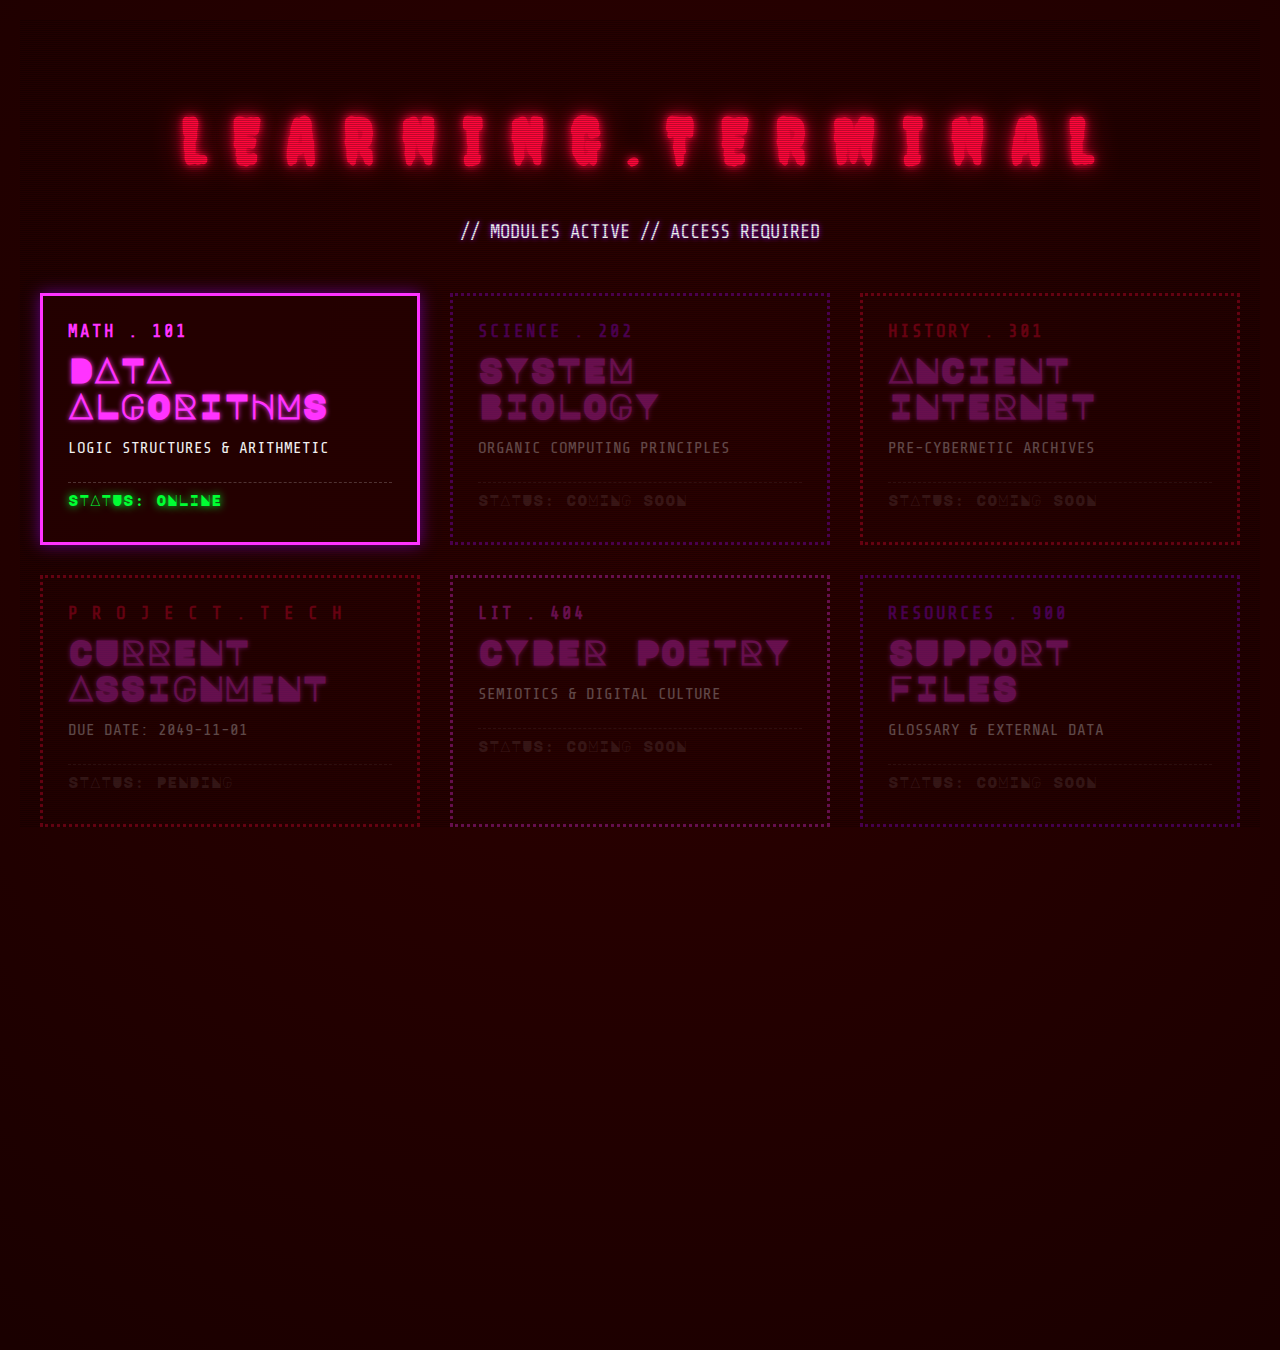
<file: ONLINE-CLASS/index.html>
<!DOCTYPE html>
<html lang="en">
<head>
    <meta charset="UTF-8">
    <meta name="viewport" content="width=device-width, initial-scale=1.0">
    <title>ACADEMIC DATA STREAM // LEARNING TERMINAL</title>
    
    <link rel="stylesheet" href="assets/css/styles.css"> 
    
    <link href="https://fonts.googleapis.com/css2?family=Creepster&family=Major+Mono+Display&family=Share+Tech+Mono&display=swap" rel="stylesheet">
    
</head>
<body>

    <div id="app-container" class="app-container">

        <div class="container class-terminal-container">
            <header class="neon-glow-text">
                <h1 id="crazy-heading">L E A R N I N G . T E R M I N A L</h1>
                <p class="subtitle neon-purple-text">// MODULES ACTIVE // ACCESS REQUIRED</p>
            </header>

            <main class="subject-grid">

                <a href="https://isharamadushan.lk/" class="subject-module module-pink">
                    <span class="module-code">MATH . 101</span>
                    <h2 class="module-title">DATA ALGORITHMS</h2>
                    <p class="module-desc">LOGIC STRUCTURES & ARITHMETIC</p>
                    <span class="status-indicator active">STATUS: ONLINE</span>
                </a>

                <a href="#" class="subject-module module-purple offline">
                    <span class="module-code">SCIENCE . 202</span>
                    <h2 class="module-title">SYSTEM BIOLOGY</h2>
                    <p class="module-desc">ORGANIC COMPUTING PRINCIPLES</p>
                    <span class="status-indicator offline">STATUS: COMING SOON</span>
                </a>

                <a href="#" class="subject-module module-red offline">
                    <span class="module-code">HISTORY . 301</span>
                    <h2 class="module-title">ANCIENT INTERNET</h2>
                    <p class="module-desc">PRE-CYBERNETIC ARCHIVES</p>
                    <span class="status-indicator offline">STATUS: COMING SOON</span>
                </a>

                <div class="subject-module module-status offline">
                    <span class="module-code">P R O J E C T . T E C H</span>
                    <h2 class="module-title">CURRENT ASSIGNMENT</h2>
                    <p class="module-desc">DUE DATE: 2049-11-01</p>
                    <span class="status-indicator offline">STATUS: PENDING</span>
                </div>

                <a href="#" class="subject-module module-pink offline">
                    <span class="module-code">LIT . 404</span>
                    <h2 class="module-title">CYBER POETRY</h2>
                    <p class="module-desc">SEMIOTICS & DIGITAL CULTURE</p>
                    <span class="status-indicator offline">STATUS: COMING SOON</span>
                </a>
                
                <a href="#" class="subject-module module-purple offline">
                    <span class="module-code">RESOURCES . 900</span>
                    <h2 class="module-title">SUPPORT FILES</h2>
                    <p class="module-desc">GLOSSARY & EXTERNAL DATA</p>
                    <span class="status-indicator offline">STATUS: COMING SOON</span>
                </a>

            </main>
        </div>
    
    </div>

    <script src="assets/js/script.js"></script>
</body>
</html>
</file>
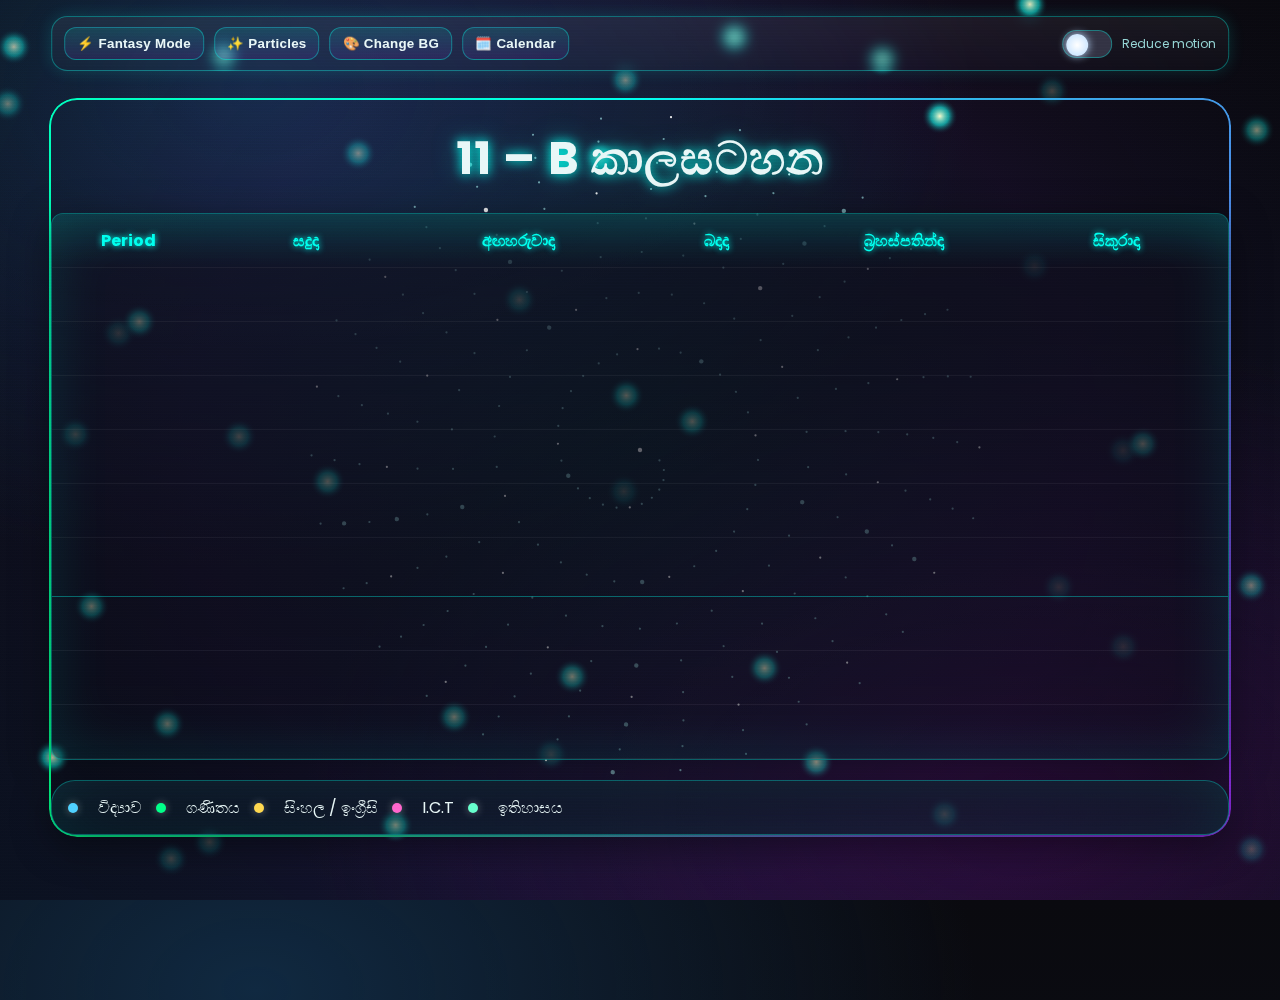
<file: Time Table/index.html>
<!DOCTYPE html>
<html lang="si">
<head>
  <meta charset="UTF-8" />
  <meta name="viewport" content="width=device-width, initial-scale=1.0" />
  <title>11 – B Timetable · Fantasy Neon + Popup</title>
  <link href="https://fonts.googleapis.com/css2?family=Poppins:wght@400;600;700&display=swap" rel="stylesheet">
  <link rel="stylesheet" href="assets/css/style.css" />
</head>
<body>
  <canvas id="galaxy"></canvas>
  <canvas id="fireflies"></canvas>

  <div class="hud">
    <div class="hud-left">
      <button id="fantasyToggle" class="btn">⚡ Fantasy Mode</button>
      <button id="particlesToggle" class="btn">✨ Particles</button>
      <button id="backgroundToggle" class="btn">🎨 Change BG</button>
      <button id="calendarToggle" class="btn">🗓️ Calendar</button>
    </div>
    <div class="hud-right">
      <label class="switch">
        <input type="checkbox" id="reduceMotion">
        <span class="slider"></span>
      </label>
      <span class="switch-label">Reduce motion</span>
    </div>
  </div>

  <main class="wrap">
    <div class="frame-glow"></div>
    <header class="titlebar">
      <h1>11 – B කාලසටහන</h1>
    </header>

    <section class="timetable card">
      <table id="mainTable">
        <thead>
          <tr>
            <th>Period</th>
            <th data-day="සදුදා">සදුදා</th>
            <th data-day="අඟහරුවාදා">අඟහරුවාදා</th>
            <th data-day="බදාදා">බදාදා</th>
            <th data-day="බ්‍රහස්පතින්දා">බ්‍රහස්පතින්දා</th>
            <th data-day="සිකුරාදා">සිකුරාදා</th>
          </tr>
        </thead>
        <tbody>
          <tr><td>1</td><td>විද්‍යාව</td><td>විද්‍යාව</td><td>විද්‍යාව</td><td>විද්‍යාව</td><td>විද්‍යාව</td></tr>
          <tr><td>2</td><td>විද්‍යාව</td><td>සිංහල</td><td>ගණිතය</td><td>ඉංග්‍රීසි</td><td>සිංහල</td></tr>
          <tr><td>3</td><td>ඉතිහාසාය</td><td>ICT</td><td>I.C.T</td><td>ඉතිහාසාය</td><td>Commerce</td></tr>
          <tr><td>4</td><td>Sinhala LIT</td><td>Commerce</td><td>I.C.T.</td><td>ගණිතය</td><td>බුද්ධාගම</td></tr>
          <tr><td>5</td><td>Sinhala LIT</td><td>Commerce</td><td>ඉංග්‍රීසි.</td><td>ගණිතය</td><td>ඉංග්‍රීසි</td></tr>
          <tr class="interval"><td colspan="6">I N T E R V A L</td></tr>
          <tr><td>6</td><td>ගණිතය</td><td>ඉංග්‍රීසි</td><td>බුද්ධාගම</td><td>Sinhala LIT</td><td>ගණිතය</td></tr>
          <tr><td>7</td><td>ඉංග්‍රීසි</td><td>ගණිතය</td><td>පුස්තකාල</td><td>සිංහල</td><td>ගණිතය</td></tr>
          <tr><td>8</td><td>සිංහල</td><td>ඉතිහාසාය</td><td>සිංහල</td><td>P.T</td><td>සමිතිය..?</td></tr>
        </tbody>
      </table>
    </section>

    <footer class="footer card">
      <div class="legend">
        <span class="dot dot-sci"></span> විද්‍යාව
        <span class="dot dot-math"></span> ගණිතය
        <span class="dot dot-lang"></span> සිංහල / ඉංග්‍රීසි
        <span class="dot dot-ict"></span> I.C.T
        <span class="dot dot-hist"></span> ඉතිහාසය
      </div>
    </footer>
  </main>

  <div class="scanlines"></div>

  <div id="dayPopup" class="modal">
    <div class="modal-content card">
      <span class="close">&times;</span>
      <h2 id="popupTitle"></h2>
      <table id="popupTable"></table>
    </div>
  </div>

  <div id="calendarModal" class="modal">
    <div class="modal-content card calendar-with-schedule">
      <span class="close-calendar">&times;</span>
      <div class="calendar-panel">
        <div class="calendar-header">
          <button id="prevMonth" class="btn modern-nav-btn">◀️</button>
          <h2 id="currentMonthYear"></h2>
          <button id="nextMonth" class="btn modern-nav-btn">▶️</button>
        </div>
        <div class="calendar-grid-header">
          <div>Sun</div><div>Mon</div><div>Tue</div><div>Wed</div><div>Thu</div><div>Fri</div><div>Sat</div>
        </div>
        <div id="calendarBody" class="calendar-grid"></div>
      </div>
      
      <div id="sidePanel" class="schedule-panel">
        <h3 id="panelDate"></h3>
        <div id="scheduleContent"></div>

        <div id="notesContainer">
            <h3 class="notes-heading">Notes</h3>
            <textarea id="noteInput" placeholder="Add your notes here..."></textarea>
            <button id="saveNoteBtn" class="btn save-btn">💾 Save</button>
            <div id="noteStatus"></div>
        </div>
      </div>
    </div>
  </div>
  
  <div id="reminderModal" class="modal">
    <div class="modal-content card">
      <span class="close-reminder">&times;</span>
      <h2 id="reminderTitle">Today's Note</h2>
      <p id="reminderNote"></p>
      <button id="closeReminderBtn" class="btn">Got it!</button>
    </div>
  </div>

  <script src="assets/js/app.js"></script>
</body>
</html>
</file>
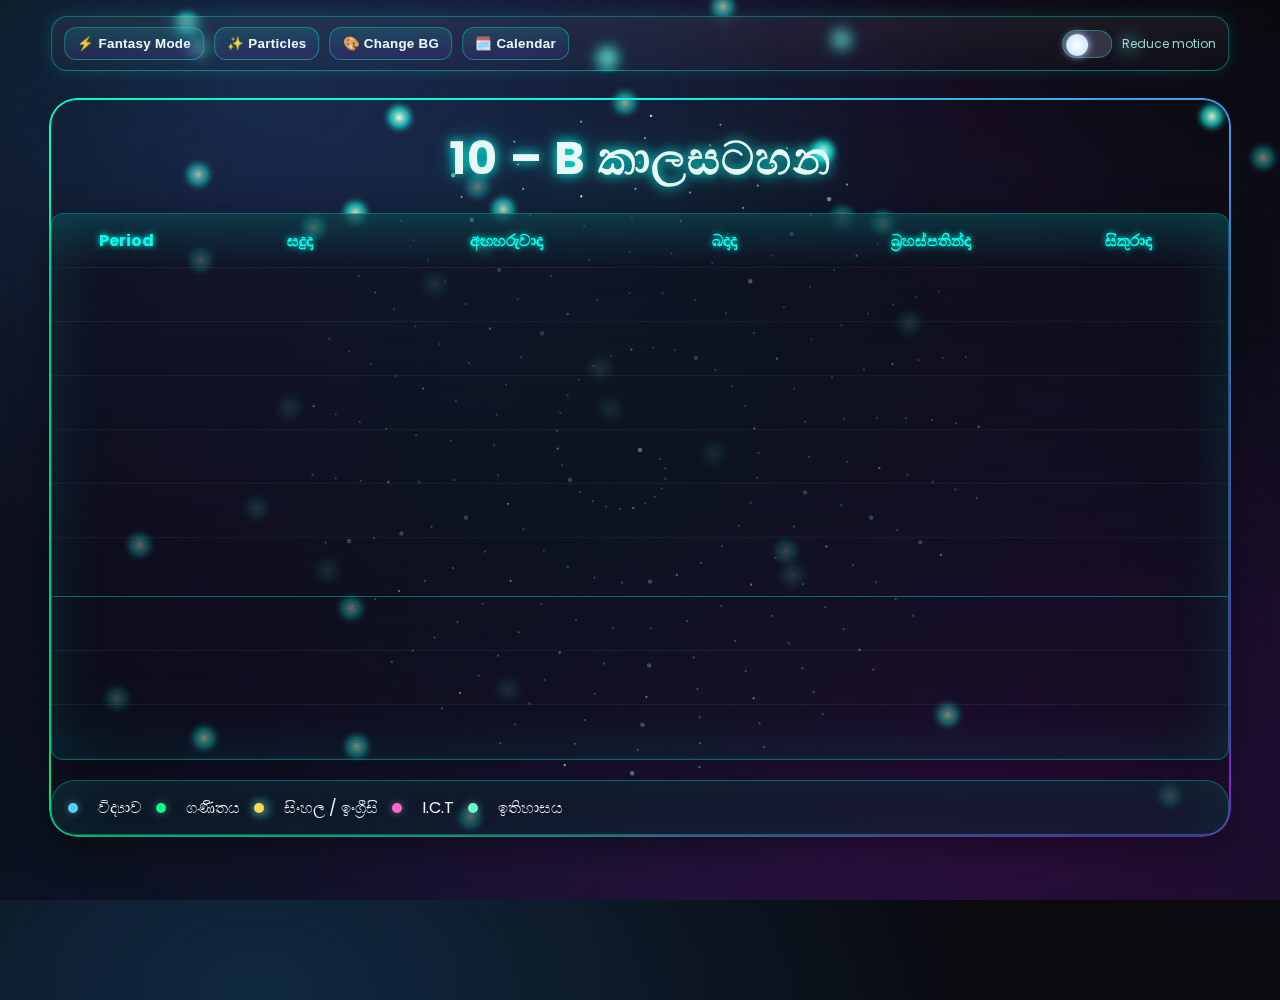
<file: Center Hub/Time Table/index.html>
<!DOCTYPE html>
<html lang="si">
<head>
  <meta charset="UTF-8" />
  <meta name="viewport" content="width=device-width, initial-scale=1.0" />
  <title>10 – B Timetable · Fantasy Neon + Popup</title>
  <link href="https://fonts.googleapis.com/css2?family=Poppins:wght@400;600;700&display=swap" rel="stylesheet">
  <link rel="stylesheet" href="assets/css/style.css" />
</head>
<body>
  <canvas id="galaxy"></canvas>
  <canvas id="fireflies"></canvas>

  <div class="hud">
    <div class="hud-left">
      <button id="fantasyToggle" class="btn">⚡ Fantasy Mode</button>
      <button id="particlesToggle" class="btn">✨ Particles</button>
      <button id="backgroundToggle" class="btn">🎨 Change BG</button>
      <button id="calendarToggle" class="btn">🗓️ Calendar</button>
    </div>
    <div class="hud-right">
      <label class="switch">
        <input type="checkbox" id="reduceMotion">
        <span class="slider"></span>
      </label>
      <span class="switch-label">Reduce motion</span>
    </div>
  </div>

  <main class="wrap">
    <div class="frame-glow"></div>
    <header class="titlebar">
      <h1>10 – B කාලසටහන</h1>
    </header>

    <section class="timetable card">
      <table id="mainTable">
        <thead>
          <tr>
            <th>Period</th>
            <th data-day="සදුදා">සදුදා</th>
            <th data-day="අඟහරුවාදා">අඟහරුවාදා</th>
            <th data-day="බදාදා">බදාදා</th>
            <th data-day="බ්‍රහස්පතින්දා">බ්‍රහස්පතින්දා</th>
            <th data-day="සිකුරාදා">සිකුරාදා</th>
          </tr>
        </thead>
        <tbody>
          <tr><td>1</td><td>බුද්ධ ධර්මය</td><td>ඉංග්‍රීසි</td><td>ඉංග්‍රීසි</td><td>ඉතිහාසය</td><td>Sinhala LIT</td></tr>
          <tr><td>2</td><td>බුද්ධ ධර්මය</td><td>ඉංග්‍රීසි</td><td>සිංහල</td><td>විද්‍යාව</td><td>Sinhala LIT</td></tr>
          <tr><td>3</td><td>I.C.T</td><td>P.T</td><td>සිංහල</td><td>සිංහල</td><td>ඉතිහාසය</td></tr>
          <tr><td>4</td><td>I.C.T</td><td>විද්‍යාව</td><td>විද්‍යාව</td><td>සිංහල</td><td>ඉතිහාසය</td></tr>
          <tr><td>5</td><td>ගණිතය</td><td>ඉතිහාසය</td><td>විද්‍යාව</td><td>I.C.T</td><td>සිංහල</td></tr>
          <tr class="interval"><td colspan="6">I N T E R V A L</td></tr>
          <tr><td>6</td><td>ගණිතය</td><td>බුද්ධ ධර්මය</td><td>Sinhala LIT</td><td>ගණිතය</td><td>විද්‍යාව</td></tr>
          <tr><td>7</td><td>විද්‍යාව</td><td>Commerce</td><td>Commerce</td><td>ගණිතය</td><td>ගණිතය</td></tr>
          <tr><td>8</td><td>ඉංග්‍රීසි</td><td>ගණිතය</td><td>Commerce</td><td>ඉංග්‍රීසි</td><td>ගණිතය</td></tr>
        </tbody>
      </table>
    </section>

    <footer class="footer card">
      <div class="legend">
        <span class="dot dot-sci"></span> විද්‍යාව
        <span class="dot dot-math"></span> ගණිතය
        <span class="dot dot-lang"></span> සිංහල / ඉංග්‍රීසි
        <span class="dot dot-ict"></span> I.C.T
        <span class="dot dot-hist"></span> ඉතිහාසය
      </div>
    </footer>
  </main>

  <div class="scanlines"></div>

  <div id="dayPopup" class="modal">
    <div class="modal-content card">
      <span class="close">&times;</span>
      <h2 id="popupTitle"></h2>
      <table id="popupTable"></table>
    </div>
  </div>

  <div id="calendarModal" class="modal">
    <div class="modal-content card calendar-with-schedule">
      <span class="close-calendar">&times;</span>
      <div class="calendar-panel">
        <div class="calendar-header">
          <button id="prevMonth" class="btn modern-nav-btn">◀️</button>
          <h2 id="currentMonthYear"></h2>
          <button id="nextMonth" class="btn modern-nav-btn">▶️</button>
        </div>
        <div class="calendar-grid-header">
          <div>Sun</div><div>Mon</div><div>Tue</div><div>Wed</div><div>Thu</div><div>Fri</div><div>Sat</div>
        </div>
        <div id="calendarBody" class="calendar-grid"></div>
      </div>
      
      <div id="sidePanel" class="schedule-panel">
        <h3 id="panelDate"></h3>
        <div id="scheduleContent"></div>

        <div id="notesContainer">
            <h3 class="notes-heading">Notes</h3>
            <textarea id="noteInput" placeholder="Add your notes here..."></textarea>
            <button id="saveNoteBtn" class="btn save-btn">💾 Save</button>
            <div id="noteStatus"></div>
        </div>
      </div>
    </div>
  </div>
  
  <div id="reminderModal" class="modal">
    <div class="modal-content card">
      <span class="close-reminder">&times;</span>
      <h2 id="reminderTitle">Today's Note</h2>
      <p id="reminderNote"></p>
      <button id="closeReminderBtn" class="btn">Got it!</button>
    </div>
  </div>

  <script src="assets/js/app.js"></script>
</body>
</html>
</file>
<file: ONLINE-CLASS/assets/css/styles.css>
/* --- 1. GLOBAL SETUP & NEON COLORS --- */
:root {
    /* Standard Dark/Black Background - Base color */
    --bg-dark: #1A0000;       
    --neon-pink: #FF33FF;     
    --neon-purple: #9D00FF;   
    --neon-red: #FF073A;      
    --light-text: #F0F0F0;    
    --grid-bg: #2b0000;       
    --font-primary: 'Share Tech Mono', monospace;
    --font-title: 'Major Mono Display', monospace;
}

body {
    /* FIX: Ensures the body background is dark */
    background-color: var(--bg-dark); /* THIS MUST BE PRESENT AND CORRECT */
    /* ... rest of body styles ... */
    position: relative; 
    overflow: hidden; 
    background-color: var(--bg-dark); 
    color: var(--light-text);
    font-family: var(--font-primary);
    margin: 0;
    padding: 20px;
    min-height: 100vh;
    box-sizing: border-box;
    position: relative; 
    overflow: hidden; /* Prevents scrollbars from the background animation */
}
body::before {
    content: '';
    position: absolute;
    /* ... positioning properties ... */
    background: radial-gradient(
        circle at center,
        rgba(77, 0, 0, 0.4) 0%,   /* Dark Vine Red at center */
        rgba(77, 0, 0, 0.3) 20%,
        rgba(77, 0, 0, 0.0) 70%   
    );
    /* ... other properties ... */
    animation: backgroundPulseMix 20s infinite alternate ease-in-out; /* THIS IS KEY */
    z-index: -2; 
}
/* 💥 FADING DARK VINE RED BACKGROUND MIX ANIMATION 💥 */
body::before {
    content: '';
    position: absolute;
    top: -50%;
    left: -50%;
    width: 200%;
    height: 200%;
    background: radial-gradient(
        circle at center,
        rgba(77, 0, 0, 0.4) 0%,   /* Dark Vine Red at center */
        rgba(77, 0, 0, 0.3) 20%,  
        rgba(77, 0, 0, 0.0) 70%   /* Fading out to transparent */
    );
    opacity: 0.9; 
    animation: backgroundPulseMix 20s infinite alternate ease-in-out; /* Slower, deeper pulse */
    pointer-events: none;
    z-index: -2; 
}

@keyframes backgroundPulseMix {
    0% { transform: scale(1) rotate(0deg); opacity: 0.7; }
    50% { transform: scale(1.2) rotate(10deg); opacity: 0.9; }
    100% { transform: scale(1) rotate(0deg); opacity: 0.7; }
}

/* --- 2. HEADER & TITLE --- */
header h1 {
    font-size: 2.5em;
    text-align: center;
    padding-bottom: 20px;
}

#crazy-heading {
    font-family: 'Creepster', cursive; 
    font-size: 4em;
    letter-spacing: 0.1em;
    color: var(--neon-red);
    text-shadow: 
        0 0 7px rgba(255, 7, 58, 1),
        0 0 15px rgba(255, 7, 58, 0.7),
        0 0 30px rgba(255, 7, 58, 0.5);
}
.subtitle {
    text-align: center;
    font-size: 1.2em;
    margin-top: -20px;
    margin-bottom: 50px;
    text-shadow: 0 0 5px var(--neon-purple);
}

/* ------------------------------------------- */
/* --- 3. CYBERPUNK MODULES & SCANLINES --- */
/* ------------------------------------------- */

.class-terminal-container {
    padding-top: 40px;
    position: relative; 
}

/* Scan Line Effect (Sits between body background and content) */
.class-terminal-container::before {
    content: '';
    position: absolute;
    top: 0;
    left: 0;
    width: 100%;
    height: 100%;
    background: repeating-linear-gradient(
        to bottom,
        rgba(0, 0, 0, 0.1),
        rgba(0, 0, 0, 0.4) 1px,
        transparent 1px,
        transparent 2px
    );
    pointer-events: none;
    z-index: 5; 
}

.subject-grid {
    display: grid;
    grid-template-columns: repeat(auto-fit, minmax(300px, 1fr));
    gap: 30px; 
    padding: 0 20px;
    position: relative; 
    z-index: 10;
}

.subject-module {
    /* FIX: Dark Wine Red Background for the Module/Tab */
    background-color: rgba(37, 0, 0, 0.85); 
    padding: 25px;
    
    /* Core Cyberpunk border */
    border: 3px solid var(--neon-purple); 
    box-shadow: 0 0 15px rgba(157, 0, 255, 0.5); 
    
    text-decoration: none;
    color: var(--light-text);
    transition: all 0.2s ease-in-out;
    cursor: pointer;
    position: relative;
    overflow: hidden;
    user-select: none;
    display: block;
}

/* 🔥 CYBERPUNK HOVER EFFECT: Extreme Glow and Scale 🔥 */
.subject-module:hover {
    transform: scale(1.05); 
    z-index: 15;
    
    border-color: var(--neon-red); 
    box-shadow: 
        0 0 10px var(--neon-pink), 
        0 0 25px var(--neon-red), 
        0 0 40px var(--neon-pink);
}

/* 🔴 OFFLINE/DISABLED MODULE STYLE 🔴 */
.subject-module.offline {
    opacity: 0.3; 
    pointer-events: none; 
    cursor: default;
    border-style: dotted; 
    border-color: rgba(255, 255, 255, 0.1);
    box-shadow: none;
    transform: none;
}
.subject-module.offline:hover {
    box-shadow: none; 
}


/* Text Elements */
.subject-module .module-code {
    display: block;
    font-family: var(--font-primary);
    font-size: 1.1em;
    font-weight: bold;
    margin-bottom: 10px;
    letter-spacing: 2px;
}

.subject-module .module-title {
    font-family: var(--font-title); 
    font-size: 2.2em;
    margin: 0 0 15px 0;
    color: var(--neon-pink); 
    text-shadow: 0 0 5px var(--neon-pink);
}

.subject-module .module-desc {
    font-size: 1em;
    color: var(--light-text);
    margin-bottom: 25px;
}

/* Status Indicators */
.status-indicator {
    display: block;
    font-size: 0.9em;
    font-family: var(--font-title);
    padding: 10px 0;
    border-top: 1px dashed rgba(255, 255, 255, 0.2);
}

.status-indicator.active {
    color: #00FF33; 
    text-shadow: 0 0 8px #00FF33;
    animation: flickerGreen 1s infinite alternate; 
}

.status-indicator.offline {
    color: rgba(255, 255, 255, 0.3);
    text-shadow: none;
}

/* --- THEMATIC ANIMATIONS --- */
@keyframes flickerGreen {
    0%, 19%, 21%, 23%, 25%, 54%, 56%, 100% { opacity: 1; text-shadow: 0 0 8px #00FF33; }
    20%, 24%, 55% { opacity: 0.8; text-shadow: none; }
}


/* COLOR-THEMED BORDERS/CODES (Base Colors for non-hover state) */
.subject-module.module-pink { border-color: var(--neon-pink); }
.subject-module.module-purple { border-color: var(--neon-purple); }
.subject-module.module-red { border-color: var(--neon-red); }
.subject-module.module-status { border-color: var(--neon-red); }

.subject-module.module-pink .module-code { color: var(--neon-pink); }
.subject-module.module-purple .module-code { color: var(--neon-purple); }
.subject-module.module-red .module-code { color: var(--neon-red); }
.subject-module.module-status .module-code { color: var(--neon-red); }
</file>
<file: Time Table/assets/css/style.css>
/* ===== Fantasy Neon Timetable ===== */
:root{
  --bg-1:#0A0A0F;
  --bg-2:#0B1220;
  --neon:#00ffee;
  --neon-2:#8A2BE2;
  --neon-3:#00ff88;
  --text:#E8F7F7;
  --muted:#95d5d5;
  --glass: rgba(255,255,255,.08);
  --border: rgba(0,255,238,.35);
}

*{ box-sizing: border-box; }

html,body{
  height:100%;
}

body{
  margin:0;
  font-family: "Poppins", "Segoe UI", system-ui, -apple-system, sans-serif;
  color: var(--text);
  background: radial-gradient(1200px 800px at 20% 10%, #102941 0%, transparent 60%),
              radial-gradient(1200px 800px at 80% 90%, #260b33 0%, transparent 60%),
              linear-gradient(180deg, var(--bg-1), var(--bg-2));
  overflow-x: hidden;
  transition: background 1.5s ease;
}

/* New background class */
body.new-bg {
    background: radial-gradient(1200px 800px at 20% 10%, #2e084c 0%, transparent 60%),
                radial-gradient(1200px 800px at 80% 90%, #084c2e 0%, transparent 60%),
                linear-gradient(180deg, #180525, #052518);
}

/* Galaxy canvases */
#galaxy, #fireflies{
  position: fixed;
  inset: 0;
  width:100%;
  height:100%;
  z-index: -2;
  display:block;
}
#fireflies{ z-index: -1; mix-blend-mode: screen; }

/* HUD */
.hud{
  position: fixed;
  top: 16px; left: 50%;
  transform: translateX(-50%);
  width: min(1200px, 92vw);
  display:flex; align-items:center; justify-content: space-between;
  gap: 12px;
  backdrop-filter: blur(6px);
  background: linear-gradient(180deg, rgba(255,255,255,.06), rgba(255,255,255,.02));
  border: 1px solid var(--border);
  box-shadow: 0 0 16px rgba(0,255,238,.15);
  padding: 10px 12px;
  border-radius: 16px;
}
.hud .btn{
  border:1px solid var(--border);
  background: linear-gradient(180deg, rgba(0,255,238,.12), rgba(138,43,226,.12));
  color: var(--text);
  padding: 8px 12px;
  border-radius: 12px;
  cursor:pointer;
  font-weight:600;
  letter-spacing:.3px;
  transition: transform .25s ease, box-shadow .25s ease;
}
.hud .btn:hover{ transform: translateY(-2px); box-shadow: 0 0 14px var(--neon); }

.hud-left, .hud-right{ display:flex; align-items:center; gap:10px; }

/* Switch */
.switch{ position: relative; display:inline-block; width: 50px; height: 28px; }
.switch input{ opacity:0; width:0; height:0; }
.slider{
  position:absolute; inset:0;
  background:#334;
  border-radius: 999px;
  transition: .3s;
  border: 1px solid var(--border);
}
.slider:before{
  content:"";
  position:absolute; left:3px; top:3px;
  width:22px; height:22px; border-radius:50%;
  background: radial-gradient(circle, #fff, #bdf);
  transition: .3s;
  box-shadow: 0 0 8px #bdf;
}
.switch input:checked + .slider{ background:#0a1; }
.switch input:checked + .slider:before{ transform: translateX(22px); }
.switch-label{ font-size: 12px; color: var(--muted); }

/* Layout */
.wrap{
  width: min(1200px, 92vw);
  margin: 100px auto 40px;
  position: relative;
}

.frame-glow{
  position:absolute; inset:-2px;
  border-radius: 28px;
  padding:2px;
  --g: conic-gradient(from 0deg, var(--neon), var(--neon-2), var(--neon-3), var(--neon));
  background: var(--g);
  -webkit-mask: linear-gradient(#000 0 0) content-box, linear-gradient(#000 0 0);
  -webkit-mask-composite: xor;
          mask-composite: exclude;
  animation: spin 12s linear infinite;
}
@keyframes spin{ to{ transform: rotate(1turn); } }

.titlebar{
  text-align:center;
  padding-top: 24px;
}
.titlebar h1{
  margin: 0;
  font-size: clamp(28px, 5vw, 46px);
  letter-spacing: 1.2px;
  text-shadow: 0 0 12px var(--neon), 0 0 28px rgba(0,255,238,.35);
}
.subtitle{
  margin-top: 4px;
  color: var(--muted);
  letter-spacing:.4px;
}

.card{
  position: relative;
  margin-top: 20px;
  background: linear-gradient(180deg, rgba(15,15,30,.72), rgba(10,10,20,.50));
  border: 1px solid var(--border);
  border-radius: 24px;
  box-shadow: 0 10px 40px rgba(0,0,0,.45),
              0 0 60px rgba(0,255,238,.12) inset;
  overflow: hidden;
}

/* Table */
table{
  width:100%;
  border-collapse: collapse;
  overflow: hidden;
}
th, td{
  padding: 14px 12px;
  text-align:center;
  border-bottom: 1px solid rgba(255,255,255,.05);
  position:relative;
}
thead th{
  font-weight:700;
  color: var(--neon);
  text-shadow: 0 0 6px var(--neon);
  background: linear-gradient(180deg, rgba(0,255,238,.1), rgba(0,0,0,0));
}
tbody td{
  color: var(--text);
}

/* Row entrance animation */
tbody tr{
  opacity:0;
  transform: translateY(12px) scale(.98);
  animation: rowIn .7s cubic-bezier(.2,.8,.2,1) forwards;
}
tbody tr:nth-child(1){ animation-delay: .10s; }
tbody tr:nth-child(2){ animation-delay: .16s; }
tbody tr:nth-child(3){ animation-delay: .22s; }
tbody tr:nth-child(4){ animation-delay: .28s; }
tbody tr:nth-child(5){ animation-delay: .34s; }
tbody tr:nth-child(6){ animation-delay: .40s; }
tbody tr:nth-child(7){ animation-delay: .46s; }
tbody tr:nth-child(8){ animation-delay: .52s; }
@keyframes rowIn{
  to{ opacity:1; transform: none; }
}

/* Cell hover sparkles */
td::before, td::after{
  content:"";
  position:absolute; pointer-events:none;
  width: 10px; height: 10px; border-radius: 50%;
  filter: blur(3px);
  opacity:0;
  transition: .3s;
}
td::before{ background: var(--neon); left: 8px; top: 6px; }
td::after { background: var(--neon-2); right: 8px; bottom: 6px; }
td:hover::before, td:hover::after{ opacity: .9; transform: scale(1.4); }

/* Cell active ripple */
tbody td{
  overflow:hidden;
}
tbody td .ripple{
  position:absolute; border-radius:50%;
  transform: translate(-50%,-50%);
  background: radial-gradient(circle, rgba(0,255,238,.35) 0%, rgba(0,255,238,0) 60%);
  width: 10px; height: 10px; pointer-events: none;
  animation: ripple .75s ease-out forwards;
}
@keyframes ripple{
  to{ width: 260px; height:260px; opacity:0; }
}

/* Interval row */
.interval td{
  background: linear-gradient(90deg, rgba(0,255,238,.1), rgba(138,43,226,.1));
  color: var(--neon);
  font-weight: 700;
  letter-spacing: 6px;
  text-transform: uppercase;
  text-align:center;
  font-size: clamp(16px, 2.5vw, 20px);
  border-top: 1px solid var(--border);
  border-bottom: 1px solid var(--border);
}

/* Footer */
.footer{
  display:flex; justify-content: space-between; align-items:center;
  gap: 12px; padding: 14px 16px;
}
.legend{ display:flex; gap: 14px; align-items:center; flex-wrap: wrap; }
.dot{
  display:inline-block; width:10px; height:10px; border-radius:50%;
  margin-right:6px; vertical-align: middle;
  box-shadow: 0 0 8px rgba(255,255,255,.35);
}
.dot-sci{ background:#4fd1ff; }
.dot-math{ background:#00ff88; }
.dot-lang{ background:#ffd84f; }
.dot-ict{ background:#ff66cc; }
.dot-hist{ background:#66ffcc; }
.credits{ color: var(--muted); font-size: 12px; }

/* Scanlines + grain */
.scanlines{
  position: fixed; inset:0;
  pointer-events:none;
  background-image:
    repeating-linear-gradient(transparent 0 2px, rgba(255,255,255,.03) 2px 3px),
    radial-gradient(1000px 500px at 20% 10%, rgba(255,255,255,.04), transparent 60%),
    radial-gradient(1000px 500px at 85% 90%, rgba(255,255,255,.03), transparent 60%);
  mix-blend-mode: overlay;
}

/* Responsive */
@media (max-width: 768px){
  table, thead, tbody, th, td, tr { display:block; }
  thead tr{ display:none; }
  tbody td{ padding-left: 40%; min-height:48px; }
  tbody td::before{ display:none; }
  tbody td::after{ display:none; }
  tbody td[data-label]::before{
    content: attr(data-label);
    position:absolute; left:12px; top:50%; transform: translateY(-50%);
    color: var(--muted); font-weight:600;
  }
}

/* Fantasy mode variations */
.fantasy .frame-glow{ animation-duration: 6s; }
.fantasy .titlebar h1{ text-shadow: 0 0 18px var(--neon), 0 0 50px rgba(138,43,226,.45); }
.fantasy .card{ box-shadow: 0 10px 60px rgba(0,0,0,.55), 0 0 80px rgba(138,43,226,.18) inset; }

/* Popup Modal */
.modal {
  display:none;
  position: fixed;
  z-index: 999;
  left:0; top:0;
  width:100%; height:100%;
  background: rgba(0,0,0,0.65);
  backdrop-filter: blur(6px);
  align-items: center;
  justify-content: center;
  animation: fadeIn .4s ease;
}
@keyframes fadeIn{ from{opacity:0} to{opacity:1} }
.modal-content {
  max-width: 600px;
  width: 92%;
  padding: 20px;
  border-radius: 20px;
  position: relative;
}
.modal-content h2 {
  text-align:center;
  color: var(--neon);
  margin-bottom: 14px;
}
.modal-content table {
  width:100%;
  border-collapse: collapse;
}
.modal-content td, .modal-content th {
  padding:10px; border-bottom: 1px solid rgba(255,255,255,.1);
  text-align:center;
}
.modal .close {
  position:absolute; top:10px; right:16px;
  font-size:28px; cursor:pointer;
  color: var(--muted);
}
.popup-hint{
  text-align:center; font-size:13px; color: var(--muted);
  margin:10px;
}


/* (removed old circular effect) */
#dayPopup table tr.double-period td {
  position: relative;
}
#dayPopup table tr.double-period .merged-badge {
  display: inline-block;
  padding: 6px 12px;
  border-radius: 9999px;
  border: 2px solid transparent;
  background-clip: padding-box;
  font-weight: 600;
  letter-spacing: .2px;
  box-shadow: 0 0 10px rgba(255,255,255,.25), 0 0 20px rgba(0, 200, 255, .25), 0 0 40px rgba(255, 0, 200, .2);
  position: relative;
}
#dayPopup table tr.double-period .merged-badge::before {
  content: "";
  position: absolute;
  inset: -3px;
  border-radius: 9999px;
  padding: 2px;
  background: conic-gradient(from 0deg, #ff6bcb, #ffd93d, #6bffb3, #57d3ff, #b57cff, #ff6bcb);
  -webkit-mask: linear-gradient(#000 0 0) content-box, linear-gradient(#000 0 0);
  -webkit-mask-composite: xor;
          mask-composite: exclude;
  animation: spin-halo 4s linear infinite;
}
@keyframes spin-halo {
  to { transform: rotate(360deg); }
}


/* ===== Double period highlight with light strip ===== */
#dayPopup table tr.double-period .merged-badge {
  display: inline-block;
  padding: 6px 14px;
  border-radius: 12px;       /* rounded rectangle */
  font-weight: 600;
  position: relative;
  background: #111;          /* dark background for glow */
  color: #fff;
  overflow: hidden;
  z-index: 0;
}

#dayPopup table tr.double-period .merged-badge::before {
  content: "";
  position: absolute;
  top: -2px; left: -2px; right: -2px; bottom: -2px;
  border-radius: 12px;
  background: linear-gradient(90deg, #ff6bcb, #ffd93d, #6bffb3, #57d3ff, #b57cff, #ff6bcb);
  background-size: 400% 400%;
  animation: move-light 6s linear infinite;
  z-index: -1;
}

@keyframes move-light {
  0% { background-position: 0% 50%; }
  50% { background-position: 100% 50%; }
  100% { background-position: 0% 50%; }
}


/* ===== Neon Glow Animation ===== */
@keyframes neonGlow {
  0% { box-shadow: 0 0 10px #ff00ff, 0 0 20px #00ffff, 0 0 40px #ff9900; }
  50% { box-shadow: 0 0 20px #00ff99, 0 0 40px #ff00ff, 0 0 60px #00ffff; }
  100% { box-shadow: 0 0 10px #ff9900, 0 0 20px #00ff99, 0 0 40px #ff00ff; }
}

.timetable, .popup {
  animation: neonGlow 3s infinite alternate;
  border-radius: 12px;
}

/* ===== macOS-style Popup Animation ===== */
@keyframes macPopup {
  0% { transform: scale(0.8); opacity: 0; }
  50% { transform: scale(1.05); opacity: 1; }
  100% { transform: scale(1); opacity: 1; }
}

.popup-hover {
  animation: macPopup 0.5s ease-out;
}

.subtitle {
  display: none;
}

/* ===== New Calendar Styles ===== */
#calendarModal .modal-content {
    max-width: 900px;
    padding: 30px;
}

.calendar-with-schedule {
    display: flex;
    gap: 20px;
    align-items: flex-start; /* Align panels at the top */
}

.calendar-panel {
    flex: 1;
}

.schedule-panel {
    flex: 1;
    display: none;
    border-left: 1px solid rgba(255,255,255,0.1);
    padding-left: 20px;
    animation: slideIn 0.5s ease-out;
}
@keyframes slideIn {
    from { opacity: 0; transform: translateX(20px); }
    to { opacity: 1; transform: translateX(0); }
}

.calendar-header {
    display: flex;
    justify-content: space-between;
    align-items: center;
    margin-bottom: 20px;
    color: var(--neon);
    text-shadow: 0 0 10px var(--neon);
}

.calendar-header h2 {
    font-size: 1.8rem;
    margin: 0;
}

.calendar-grid-header {
    display: grid;
    grid-template-columns: repeat(7, 1fr);
    text-align: center;
    font-weight: 600;
    color: var(--muted);
    border-bottom: 1px solid rgba(255,255,255,0.1);
    padding-bottom: 10px;
    margin-bottom: 10px;
}

.calendar-grid {
    display: grid;
    grid-template-columns: repeat(7, 1fr);
    grid-gap: 8px;
    text-align: center;
}

.calendar-day {
    padding: 10px 0;
    border-radius: 8px;
    cursor: pointer;
    transition: all 0.3s ease;
    border: 1px solid transparent;
    position: relative;
}

.calendar-day:hover {
    background: rgba(255,255,255,0.05);
    border: 1px solid var(--border);
    transform: scale(1.05);
}

.calendar-day.current-day {
    background: linear-gradient(45deg, rgba(0, 255, 238, 0.2), rgba(138, 43, 226, 0.2));
    border: 1px solid var(--neon);
    box-shadow: 0 0 15px rgba(0, 255, 238, 0.5);
    font-weight: 700;
}

.calendar-day.selected-day {
    background: linear-gradient(45deg, rgba(0, 255, 238, 0.2), rgba(138, 43, 226, 0.2));
    border: 1px solid var(--neon);
    box-shadow: 0 0 15px rgba(0, 255, 238, 0.5);
    font-weight: 700;
}

.calendar-day.has-note::after {
    content: '';
    position: absolute;
    bottom: 4px;
    left: 50%;
    transform: translateX(-50%);
    width: 6px;
    height: 6px;
    border-radius: 50%;
    background: var(--neon-3);
    box-shadow: 0 0 5px var(--neon-3);
}

.calendar-day.special-event {
    background: linear-gradient(45deg, rgba(138, 43, 226, 0.2), rgba(255, 99, 71, 0.2));
    border: 1px solid var(--neon-2);
    box-shadow: 0 0 15px rgba(138, 43, 226, 0.5);
}

.calendar-day.special-event .event-info {
    font-size: 0.7em;
    position: absolute;
    bottom: 2px;
    left: 50%;
    transform: translateX(-50%);
    color: var(--text);
    text-align: center;
    white-space: nowrap;
    opacity: 0.8;
}

.schedule-item {
    display: flex;
    justify-content: space-between;
    align-items: center;
    background: rgba(255,255,255,0.05);
    padding: 10px;
    border-radius: 8px;
    margin-bottom: 10px;
    border: 1px solid transparent;
}

.schedule-item.attended {
    border-color: var(--neon-3);
}

.schedule-item.missed {
    border-color: #ff6347; /* Tomato */
}

.attendance-buttons {
    display: flex;
    gap: 8px;
}

.attendance-button {
    font-size: 1.2em;
    background: none;
    border: none;
    cursor: pointer;
    transition: transform 0.2s ease;
}

.attendance-button:hover {
    transform: scale(1.2);
}

.attended-icon { color: var(--neon-3); }
.missed-icon { color: #ff6347; }


/* Styles for Notes section */
#notesContainer {
    margin-top: 30px;
    padding-top: 20px;
    border-top: 1px solid rgba(255,255,255,0.1);
}

.notes-heading {
    text-align: center;
    color: var(--neon);
    text-shadow: 0 0 8px var(--neon);
    margin-bottom: 10px;
}

#noteInput {
    width: 100%;
    height: 100px;
    background: rgba(255,255,255,0.05);
    border: 1px solid var(--border);
    color: var(--text);
    padding: 10px;
    border-radius: 8px;
    resize: none;
    font-family: inherit;
    font-size: 1em;
}

.save-btn {
    display: flex;
    align-items: center;
    justify-content: center;
    gap: 8px;
    font-size: 1.2em;
    padding: 10px 16px;
    text-shadow: 0 0 8px var(--neon);
}

.save-btn:hover {
    animation: pulse 1s infinite;
}

@keyframes pulse {
    0% { transform: scale(1); box-shadow: 0 0 14px var(--neon); }
    50% { transform: scale(1.05); box-shadow: 0 0 20px var(--neon-3); }
    100% { transform: scale(1); box-shadow: 0 0 14px var(--neon); }
}

/* Styles for Reminder Modal */
#reminderModal .modal-content {
    max-width: 450px;
    text-align: center;
}
#reminderModal h2 {
    color: var(--neon);
    text-shadow: 0 0 10px var(--neon);
    margin-bottom: 10px;
}
#reminderModal p {
    font-size: 1.2em;
    margin-bottom: 20px;
    padding: 10px;
    background: rgba(255,255,255,0.05);
    border: 1px solid var(--border);
    border-radius: 8px;
    white-space: pre-wrap; /* Preserve newlines from textarea */
}
#closeReminderBtn {
    padding: 10px 20px;
    font-size: 1em;
}
</file>
<file: Center Hub/Time Table/assets/css/style.css>
/* ===== Fantasy Neon Timetable ===== */
:root{
  --bg-1:#0A0A0F;
  --bg-2:#0B1220;
  --neon:#00ffee;
  --neon-2:#8A2BE2;
  --neon-3:#00ff88;
  --text:#E8F7F7;
  --muted:#95d5d5;
  --glass: rgba(255,255,255,.08);
  --border: rgba(0,255,238,.35);
}

*{ box-sizing: border-box; }

html,body{
  height:100%;
}

body{
  margin:0;
  font-family: "Poppins", "Segoe UI", system-ui, -apple-system, sans-serif;
  color: var(--text);
  background: radial-gradient(1200px 800px at 20% 10%, #102941 0%, transparent 60%),
              radial-gradient(1200px 800px at 80% 90%, #260b33 0%, transparent 60%),
              linear-gradient(180deg, var(--bg-1), var(--bg-2));
  overflow-x: hidden;
  transition: background 1.5s ease;
}

/* New background class */
body.new-bg {
    background: radial-gradient(1200px 800px at 20% 10%, #2e084c 0%, transparent 60%),
                radial-gradient(1200px 800px at 80% 90%, #084c2e 0%, transparent 60%),
                linear-gradient(180deg, #180525, #052518);
}

/* Galaxy canvases */
#galaxy, #fireflies{
  position: fixed;
  inset: 0;
  width:100%;
  height:100%;
  z-index: -2;
  display:block;
}
#fireflies{ z-index: -1; mix-blend-mode: screen; }

/* HUD */
.hud{
  position: fixed;
  top: 16px; left: 50%;
  transform: translateX(-50%);
  width: min(1200px, 92vw);
  display:flex; align-items:center; justify-content: space-between;
  gap: 12px;
  backdrop-filter: blur(6px);
  background: linear-gradient(180deg, rgba(255,255,255,.06), rgba(255,255,255,.02));
  border: 1px solid var(--border);
  box-shadow: 0 0 16px rgba(0,255,238,.15);
  padding: 10px 12px;
  border-radius: 16px;
}
.hud .btn{
  border:1px solid var(--border);
  background: linear-gradient(180deg, rgba(0,255,238,.12), rgba(138,43,226,.12));
  color: var(--text);
  padding: 8px 12px;
  border-radius: 12px;
  cursor:pointer;
  font-weight:600;
  letter-spacing:.3px;
  transition: transform .25s ease, box-shadow .25s ease;
}
.hud .btn:hover{ transform: translateY(-2px); box-shadow: 0 0 14px var(--neon); }

.hud-left, .hud-right{ display:flex; align-items:center; gap:10px; }

/* Switch */
.switch{ position: relative; display:inline-block; width: 50px; height: 28px; }
.switch input{ opacity:0; width:0; height:0; }
.slider{
  position:absolute; inset:0;
  background:#334;
  border-radius: 999px;
  transition: .3s;
  border: 1px solid var(--border);
}
.slider:before{
  content:"";
  position:absolute; left:3px; top:3px;
  width:22px; height:22px; border-radius:50%;
  background: radial-gradient(circle, #fff, #bdf);
  transition: .3s;
  box-shadow: 0 0 8px #bdf;
}
.switch input:checked + .slider{ background:#0a1; }
.switch input:checked + .slider:before{ transform: translateX(22px); }
.switch-label{ font-size: 12px; color: var(--muted); }

/* Layout */
.wrap{
  width: min(1200px, 92vw);
  margin: 100px auto 40px;
  position: relative;
}

.frame-glow{
  position:absolute; inset:-2px;
  border-radius: 28px;
  padding:2px;
  --g: conic-gradient(from 0deg, var(--neon), var(--neon-2), var(--neon-3), var(--neon));
  background: var(--g);
  -webkit-mask: linear-gradient(#000 0 0) content-box, linear-gradient(#000 0 0);
  -webkit-mask-composite: xor;
          mask-composite: exclude;
  animation: spin 12s linear infinite;
}
@keyframes spin{ to{ transform: rotate(1turn); } }

.titlebar{
  text-align:center;
  padding-top: 24px;
}
.titlebar h1{
  margin: 0;
  font-size: clamp(28px, 5vw, 46px);
  letter-spacing: 1.2px;
  text-shadow: 0 0 12px var(--neon), 0 0 28px rgba(0,255,238,.35);
}
.subtitle{
  margin-top: 4px;
  color: var(--muted);
  letter-spacing:.4px;
}

.card{
  position: relative;
  margin-top: 20px;
  background: linear-gradient(180deg, rgba(15,15,30,.72), rgba(10,10,20,.50));
  border: 1px solid var(--border);
  border-radius: 24px;
  box-shadow: 0 10px 40px rgba(0,0,0,.45),
              0 0 60px rgba(0,255,238,.12) inset;
  overflow: hidden;
}

/* Table */
table{
  width:100%;
  border-collapse: collapse;
  overflow: hidden;
}
th, td{
  padding: 14px 12px;
  text-align:center;
  border-bottom: 1px solid rgba(255,255,255,.05);
  position:relative;
}
thead th{
  font-weight:700;
  color: var(--neon);
  text-shadow: 0 0 6px var(--neon);
  background: linear-gradient(180deg, rgba(0,255,238,.1), rgba(0,0,0,0));
}
tbody td{
  color: var(--text);
}

/* Row entrance animation */
tbody tr{
  opacity:0;
  transform: translateY(12px) scale(.98);
  animation: rowIn .7s cubic-bezier(.2,.8,.2,1) forwards;
}
tbody tr:nth-child(1){ animation-delay: .10s; }
tbody tr:nth-child(2){ animation-delay: .16s; }
tbody tr:nth-child(3){ animation-delay: .22s; }
tbody tr:nth-child(4){ animation-delay: .28s; }
tbody tr:nth-child(5){ animation-delay: .34s; }
tbody tr:nth-child(6){ animation-delay: .40s; }
tbody tr:nth-child(7){ animation-delay: .46s; }
tbody tr:nth-child(8){ animation-delay: .52s; }
@keyframes rowIn{
  to{ opacity:1; transform: none; }
}

/* Cell hover sparkles */
td::before, td::after{
  content:"";
  position:absolute; pointer-events:none;
  width: 10px; height: 10px; border-radius: 50%;
  filter: blur(3px);
  opacity:0;
  transition: .3s;
}
td::before{ background: var(--neon); left: 8px; top: 6px; }
td::after { background: var(--neon-2); right: 8px; bottom: 6px; }
td:hover::before, td:hover::after{ opacity: .9; transform: scale(1.4); }

/* Cell active ripple */
tbody td{
  overflow:hidden;
}
tbody td .ripple{
  position:absolute; border-radius:50%;
  transform: translate(-50%,-50%);
  background: radial-gradient(circle, rgba(0,255,238,.35) 0%, rgba(0,255,238,0) 60%);
  width: 10px; height: 10px; pointer-events: none;
  animation: ripple .75s ease-out forwards;
}
@keyframes ripple{
  to{ width: 260px; height:260px; opacity:0; }
}

/* Interval row */
.interval td{
  background: linear-gradient(90deg, rgba(0,255,238,.1), rgba(138,43,226,.1));
  color: var(--neon);
  font-weight: 700;
  letter-spacing: 6px;
  text-transform: uppercase;
  text-align:center;
  font-size: clamp(16px, 2.5vw, 20px);
  border-top: 1px solid var(--border);
  border-bottom: 1px solid var(--border);
}

/* Footer */
.footer{
  display:flex; justify-content: space-between; align-items:center;
  gap: 12px; padding: 14px 16px;
}
.legend{ display:flex; gap: 14px; align-items:center; flex-wrap: wrap; }
.dot{
  display:inline-block; width:10px; height:10px; border-radius:50%;
  margin-right:6px; vertical-align: middle;
  box-shadow: 0 0 8px rgba(255,255,255,.35);
}
.dot-sci{ background:#4fd1ff; }
.dot-math{ background:#00ff88; }
.dot-lang{ background:#ffd84f; }
.dot-ict{ background:#ff66cc; }
.dot-hist{ background:#66ffcc; }
.credits{ color: var(--muted); font-size: 12px; }

/* Scanlines + grain */
.scanlines{
  position: fixed; inset:0;
  pointer-events:none;
  background-image:
    repeating-linear-gradient(transparent 0 2px, rgba(255,255,255,.03) 2px 3px),
    radial-gradient(1000px 500px at 20% 10%, rgba(255,255,255,.04), transparent 60%),
    radial-gradient(1000px 500px at 85% 90%, rgba(255,255,255,.03), transparent 60%);
  mix-blend-mode: overlay;
}

/* Responsive */
@media (max-width: 768px){
  table, thead, tbody, th, td, tr { display:block; }
  thead tr{ display:none; }
  tbody td{ padding-left: 40%; min-height:48px; }
  tbody td::before{ display:none; }
  tbody td::after{ display:none; }
  tbody td[data-label]::before{
    content: attr(data-label);
    position:absolute; left:12px; top:50%; transform: translateY(-50%);
    color: var(--muted); font-weight:600;
  }
}

/* Fantasy mode variations */
.fantasy .frame-glow{ animation-duration: 6s; }
.fantasy .titlebar h1{ text-shadow: 0 0 18px var(--neon), 0 0 50px rgba(138,43,226,.45); }
.fantasy .card{ box-shadow: 0 10px 60px rgba(0,0,0,.55), 0 0 80px rgba(138,43,226,.18) inset; }

/* Popup Modal */
.modal {
  display:none;
  position: fixed;
  z-index: 999;
  left:0; top:0;
  width:100%; height:100%;
  background: rgba(0,0,0,0.65);
  backdrop-filter: blur(6px);
  align-items: center;
  justify-content: center;
  animation: fadeIn .4s ease;
}
@keyframes fadeIn{ from{opacity:0} to{opacity:1} }
.modal-content {
  max-width: 600px;
  width: 92%;
  padding: 20px;
  border-radius: 20px;
  position: relative;
}
.modal-content h2 {
  text-align:center;
  color: var(--neon);
  margin-bottom: 14px;
}
.modal-content table {
  width:100%;
  border-collapse: collapse;
}
.modal-content td, .modal-content th {
  padding:10px; border-bottom: 1px solid rgba(255,255,255,.1);
  text-align:center;
}
.modal .close {
  position:absolute; top:10px; right:16px;
  font-size:28px; cursor:pointer;
  color: var(--muted);
}
.popup-hint{
  text-align:center; font-size:13px; color: var(--muted);
  margin:10px;
}


/* (removed old circular effect) */
#dayPopup table tr.double-period td {
  position: relative;
}
#dayPopup table tr.double-period .merged-badge {
  display: inline-block;
  padding: 6px 12px;
  border-radius: 9999px;
  border: 2px solid transparent;
  background-clip: padding-box;
  font-weight: 600;
  letter-spacing: .2px;
  box-shadow: 0 0 10px rgba(255,255,255,.25), 0 0 20px rgba(0, 200, 255, .25), 0 0 40px rgba(255, 0, 200, .2);
  position: relative;
}
#dayPopup table tr.double-period .merged-badge::before {
  content: "";
  position: absolute;
  inset: -3px;
  border-radius: 9999px;
  padding: 2px;
  background: conic-gradient(from 0deg, #ff6bcb, #ffd93d, #6bffb3, #57d3ff, #b57cff, #ff6bcb);
  -webkit-mask: linear-gradient(#000 0 0) content-box, linear-gradient(#000 0 0);
  -webkit-mask-composite: xor;
          mask-composite: exclude;
  animation: spin-halo 4s linear infinite;
}
@keyframes spin-halo {
  to { transform: rotate(360deg); }
}


/* ===== Double period highlight with light strip ===== */
#dayPopup table tr.double-period .merged-badge {
  display: inline-block;
  padding: 6px 14px;
  border-radius: 12px;       /* rounded rectangle */
  font-weight: 600;
  position: relative;
  background: #111;          /* dark background for glow */
  color: #fff;
  overflow: hidden;
  z-index: 0;
}

#dayPopup table tr.double-period .merged-badge::before {
  content: "";
  position: absolute;
  top: -2px; left: -2px; right: -2px; bottom: -2px;
  border-radius: 12px;
  background: linear-gradient(90deg, #ff6bcb, #ffd93d, #6bffb3, #57d3ff, #b57cff, #ff6bcb);
  background-size: 400% 400%;
  animation: move-light 6s linear infinite;
  z-index: -1;
}

@keyframes move-light {
  0% { background-position: 0% 50%; }
  50% { background-position: 100% 50%; }
  100% { background-position: 0% 50%; }
}


/* ===== Neon Glow Animation ===== */
@keyframes neonGlow {
  0% { box-shadow: 0 0 10px #ff00ff, 0 0 20px #00ffff, 0 0 40px #ff9900; }
  50% { box-shadow: 0 0 20px #00ff99, 0 0 40px #ff00ff, 0 0 60px #00ffff; }
  100% { box-shadow: 0 0 10px #ff9900, 0 0 20px #00ff99, 0 0 40px #ff00ff; }
}

.timetable, .popup {
  animation: neonGlow 3s infinite alternate;
  border-radius: 12px;
}

/* ===== macOS-style Popup Animation ===== */
@keyframes macPopup {
  0% { transform: scale(0.8); opacity: 0; }
  50% { transform: scale(1.05); opacity: 1; }
  100% { transform: scale(1); opacity: 1; }
}

.popup-hover {
  animation: macPopup 0.5s ease-out;
}

.subtitle {
  display: none;
}

/* ===== New Calendar Styles ===== */
#calendarModal .modal-content {
    max-width: 900px;
    padding: 30px;
}

.calendar-with-schedule {
    display: flex;
    gap: 20px;
    align-items: flex-start; /* Align panels at the top */
}

.calendar-panel {
    flex: 1;
}

.schedule-panel {
    flex: 1;
    display: none;
    border-left: 1px solid rgba(255,255,255,0.1);
    padding-left: 20px;
    animation: slideIn 0.5s ease-out;
}
@keyframes slideIn {
    from { opacity: 0; transform: translateX(20px); }
    to { opacity: 1; transform: translateX(0); }
}

.calendar-header {
    display: flex;
    justify-content: space-between;
    align-items: center;
    margin-bottom: 20px;
    color: var(--neon);
    text-shadow: 0 0 10px var(--neon);
}

.calendar-header h2 {
    font-size: 1.8rem;
    margin: 0;
}

.calendar-grid-header {
    display: grid;
    grid-template-columns: repeat(7, 1fr);
    text-align: center;
    font-weight: 600;
    color: var(--muted);
    border-bottom: 1px solid rgba(255,255,255,0.1);
    padding-bottom: 10px;
    margin-bottom: 10px;
}

.calendar-grid {
    display: grid;
    grid-template-columns: repeat(7, 1fr);
    grid-gap: 8px;
    text-align: center;
}

.calendar-day {
    padding: 10px 0;
    border-radius: 8px;
    cursor: pointer;
    transition: all 0.3s ease;
    border: 1px solid transparent;
    position: relative;
}

.calendar-day:hover {
    background: rgba(255,255,255,0.05);
    border: 1px solid var(--border);
    transform: scale(1.05);
}

.calendar-day.current-day {
    background: linear-gradient(45deg, rgba(0, 255, 238, 0.2), rgba(138, 43, 226, 0.2));
    border: 1px solid var(--neon);
    box-shadow: 0 0 15px rgba(0, 255, 238, 0.5);
    font-weight: 700;
}

.calendar-day.selected-day {
    background: linear-gradient(45deg, rgba(0, 255, 238, 0.2), rgba(138, 43, 226, 0.2));
    border: 1px solid var(--neon);
    box-shadow: 0 0 15px rgba(0, 255, 238, 0.5);
    font-weight: 700;
}

.calendar-day.has-note::after {
    content: '';
    position: absolute;
    bottom: 4px;
    left: 50%;
    transform: translateX(-50%);
    width: 6px;
    height: 6px;
    border-radius: 50%;
    background: var(--neon-3);
    box-shadow: 0 0 5px var(--neon-3);
}

.calendar-day.special-event {
    background: linear-gradient(45deg, rgba(138, 43, 226, 0.2), rgba(255, 99, 71, 0.2));
    border: 1px solid var(--neon-2);
    box-shadow: 0 0 15px rgba(138, 43, 226, 0.5);
}

.calendar-day.special-event .event-info {
    font-size: 0.7em;
    position: absolute;
    bottom: 2px;
    left: 50%;
    transform: translateX(-50%);
    color: var(--text);
    text-align: center;
    white-space: nowrap;
    opacity: 0.8;
}

.schedule-item {
    display: flex;
    justify-content: space-between;
    align-items: center;
    background: rgba(255,255,255,0.05);
    padding: 10px;
    border-radius: 8px;
    margin-bottom: 10px;
    border: 1px solid transparent;
}

.schedule-item.attended {
    border-color: var(--neon-3);
}

.schedule-item.missed {
    border-color: #ff6347; /* Tomato */
}

.attendance-buttons {
    display: flex;
    gap: 8px;
}

.attendance-button {
    font-size: 1.2em;
    background: none;
    border: none;
    cursor: pointer;
    transition: transform 0.2s ease;
}

.attendance-button:hover {
    transform: scale(1.2);
}

.attended-icon { color: var(--neon-3); }
.missed-icon { color: #ff6347; }


/* Styles for Notes section */
#notesContainer {
    margin-top: 30px;
    padding-top: 20px;
    border-top: 1px solid rgba(255,255,255,0.1);
}

.notes-heading {
    text-align: center;
    color: var(--neon);
    text-shadow: 0 0 8px var(--neon);
    margin-bottom: 10px;
}

#noteInput {
    width: 100%;
    height: 100px;
    background: rgba(255,255,255,0.05);
    border: 1px solid var(--border);
    color: var(--text);
    padding: 10px;
    border-radius: 8px;
    resize: none;
    font-family: inherit;
    font-size: 1em;
}

.save-btn {
    display: flex;
    align-items: center;
    justify-content: center;
    gap: 8px;
    font-size: 1.2em;
    padding: 10px 16px;
    text-shadow: 0 0 8px var(--neon);
}

.save-btn:hover {
    animation: pulse 1s infinite;
}

@keyframes pulse {
    0% { transform: scale(1); box-shadow: 0 0 14px var(--neon); }
    50% { transform: scale(1.05); box-shadow: 0 0 20px var(--neon-3); }
    100% { transform: scale(1); box-shadow: 0 0 14px var(--neon); }
}

/* Styles for Reminder Modal */
#reminderModal .modal-content {
    max-width: 450px;
    text-align: center;
}
#reminderModal h2 {
    color: var(--neon);
    text-shadow: 0 0 10px var(--neon);
    margin-bottom: 10px;
}
#reminderModal p {
    font-size: 1.2em;
    margin-bottom: 20px;
    padding: 10px;
    background: rgba(255,255,255,0.05);
    border: 1px solid var(--border);
    border-radius: 8px;
    white-space: pre-wrap; /* Preserve newlines from textarea */
}
#closeReminderBtn {
    padding: 10px 20px;
    font-size: 1em;
}
</file>
